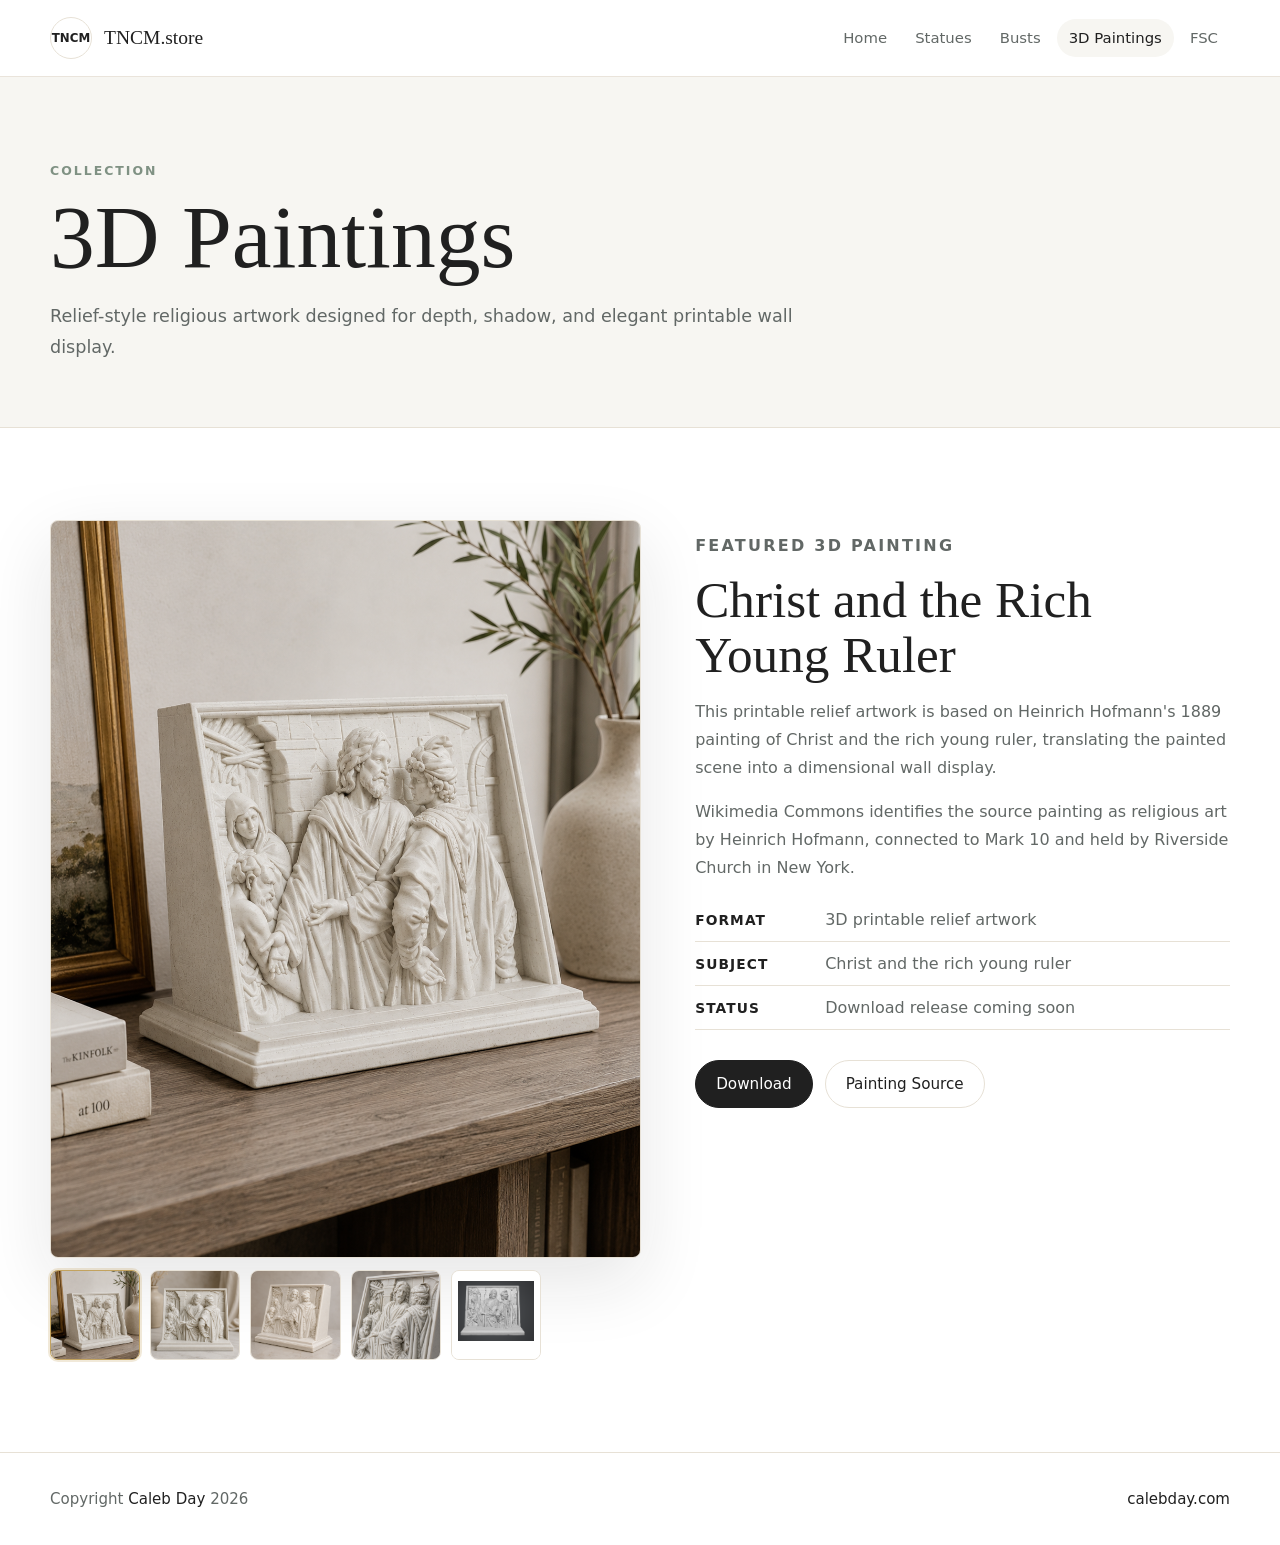
<file: 3d-paintings/index.html>
<!doctype html>
<html lang="en">
  <head>
    <meta charset="utf-8">
    <meta name="viewport" content="width=device-width, initial-scale=1">
    <meta name="theme-color" content="#ffffff">
    <meta name="description" content="Explore TNCM 3D paintings, including Christ and the Rich Young Ruler based on Heinrich Hofmann's 1889 painting.">
    <meta property="og:title" content="3D Paintings | TNCM.store">
    <meta property="og:description" content="Relief-style religious artwork for LDS 3D printing.">
    <meta property="og:image" content="../Images/ChristAndTheRichYoungRuler/hero.png">
    <meta property="og:type" content="website">
    <title>3D Paintings | TNCM.store</title>
    <link rel="canonical" href="https://tncm.store/3d-paintings/">
    <link rel="manifest" href="../manifest.webmanifest">
    <link rel="icon" href="../icons/icon.svg" type="image/svg+xml">
    <link rel="apple-touch-icon" href="../icons/icon-192.png">
    <link rel="stylesheet" href="../assets/styles.css">
  </head>
  <body>
    <header class="site-header">
      <div class="nav-wrap">
        <a class="brand" href="../" aria-label="TNCM.store home">
          <span class="brand-mark" aria-hidden="true">TNCM</span>
          <span>TNCM.store</span>
        </a>
        <nav class="site-nav" aria-label="Main navigation">
          <a href="../">Home</a>
          <a href="../statues/">Statues</a>
          <a href="../busts/">Busts</a>
          <a href="../3d-paintings/">3D Paintings</a>
          <a href="../fsc/">FSC</a>
        </nav>
      </div>
    </header>

    <main>
      <section class="page-hero">
        <div class="page-hero-inner">
          <p class="eyebrow">Collection</p>
          <h1 class="page-title">3D Paintings</h1>
          <p class="page-hero-copy">Relief-style religious artwork designed for depth, shadow, and elegant printable wall display.</p>
        </div>
      </section>

      <section class="section">
        <div class="product-showcase">
          <div class="product-gallery" data-gallery>
            <div class="main-image">
              <img data-gallery-main src="../Images/ChristAndTheRichYoungRuler/hero.png" alt="Christ and the Rich Young Ruler 3D painting front view">
            </div>
            <div class="thumbnail-row" aria-label="Christ and the Rich Young Ruler image gallery">
              <button class="thumbnail" type="button" data-gallery-thumb aria-current="true">
                <img src="../Images/ChristAndTheRichYoungRuler/hero.png" alt="Christ and the Rich Young Ruler 3D painting front view">
              </button>
              <button class="thumbnail" type="button" data-gallery-thumb aria-current="false">
                <img src="../Images/ChristAndTheRichYoungRuler/ChatGPT Image May 27, 2026, 08_28_57 AM (1).png" alt="Christ and the Rich Young Ruler 3D painting angled view">
              </button>
              <button class="thumbnail" type="button" data-gallery-thumb aria-current="false">
                <img src="../Images/ChristAndTheRichYoungRuler/ChatGPT Image May 27, 2026, 08_28_57 AM (2).png" alt="Christ and the Rich Young Ruler 3D painting side view">
              </button>
              <button class="thumbnail" type="button" data-gallery-thumb aria-current="false">
                <img src="../Images/ChristAndTheRichYoungRuler/ChatGPT Image May 27, 2026, 08_28_58 AM (4).png" alt="Christ and the Rich Young Ruler 3D painting detail view">
              </button>
              <button class="thumbnail contain" type="button" data-gallery-thumb aria-current="false">
                <img src="../Images/ChristAndTheRichYoungRuler/raw.png" alt="Christ and the Rich Young Ruler painting reference">
              </button>
            </div>
          </div>

          <article class="product-info">
            <p class="section-kicker">Featured 3D painting</p>
            <h2>Christ and the Rich Young Ruler</h2>
            <p>This printable relief artwork is based on Heinrich Hofmann's 1889 painting of Christ and the rich young ruler, translating the painted scene into a dimensional wall display.</p>
            <p>Wikimedia Commons identifies the source painting as religious art by Heinrich Hofmann, connected to Mark 10 and held by Riverside Church in New York.</p>

            <ul class="detail-list">
              <li><strong>Format</strong><span>3D printable relief artwork</span></li>
              <li><strong>Subject</strong><span>Christ and the rich young ruler</span></li>
              <li><strong>Status</strong><span>Download release coming soon</span></li>
            </ul>

            <div class="button-row">
              <button class="button" type="button" data-open-modal>Download</button>
              <a class="button secondary" href="https://commons.wikimedia.org/wiki/File:Hoffman-ChristAndTheRichYoungRuler.jpg" target="_blank" rel="noopener">Painting Source</a>
            </div>
          </article>
        </div>
      </section>
    </main>

    <div class="modal" data-modal role="dialog" aria-modal="true" aria-hidden="true" aria-labelledby="download-modal-title">
      <div class="modal-panel">
        <button class="icon-button modal-close" type="button" data-close-modal aria-label="Close popup">&times;</button>
        <h2 id="download-modal-title">Coming soon</h2>
        <p>The download will be available here when the model release is ready.</p>
      </div>
    </div>

    <footer class="site-footer">
      <div class="footer-inner">
        <span>Copyright <a href="https://calebday.com/">Caleb Day</a> 2026</span>
        <a href="https://calebday.com/">calebday.com</a>
      </div>
    </footer>

    <script src="../assets/app.js" defer></script>
  </body>
</html>
</file>
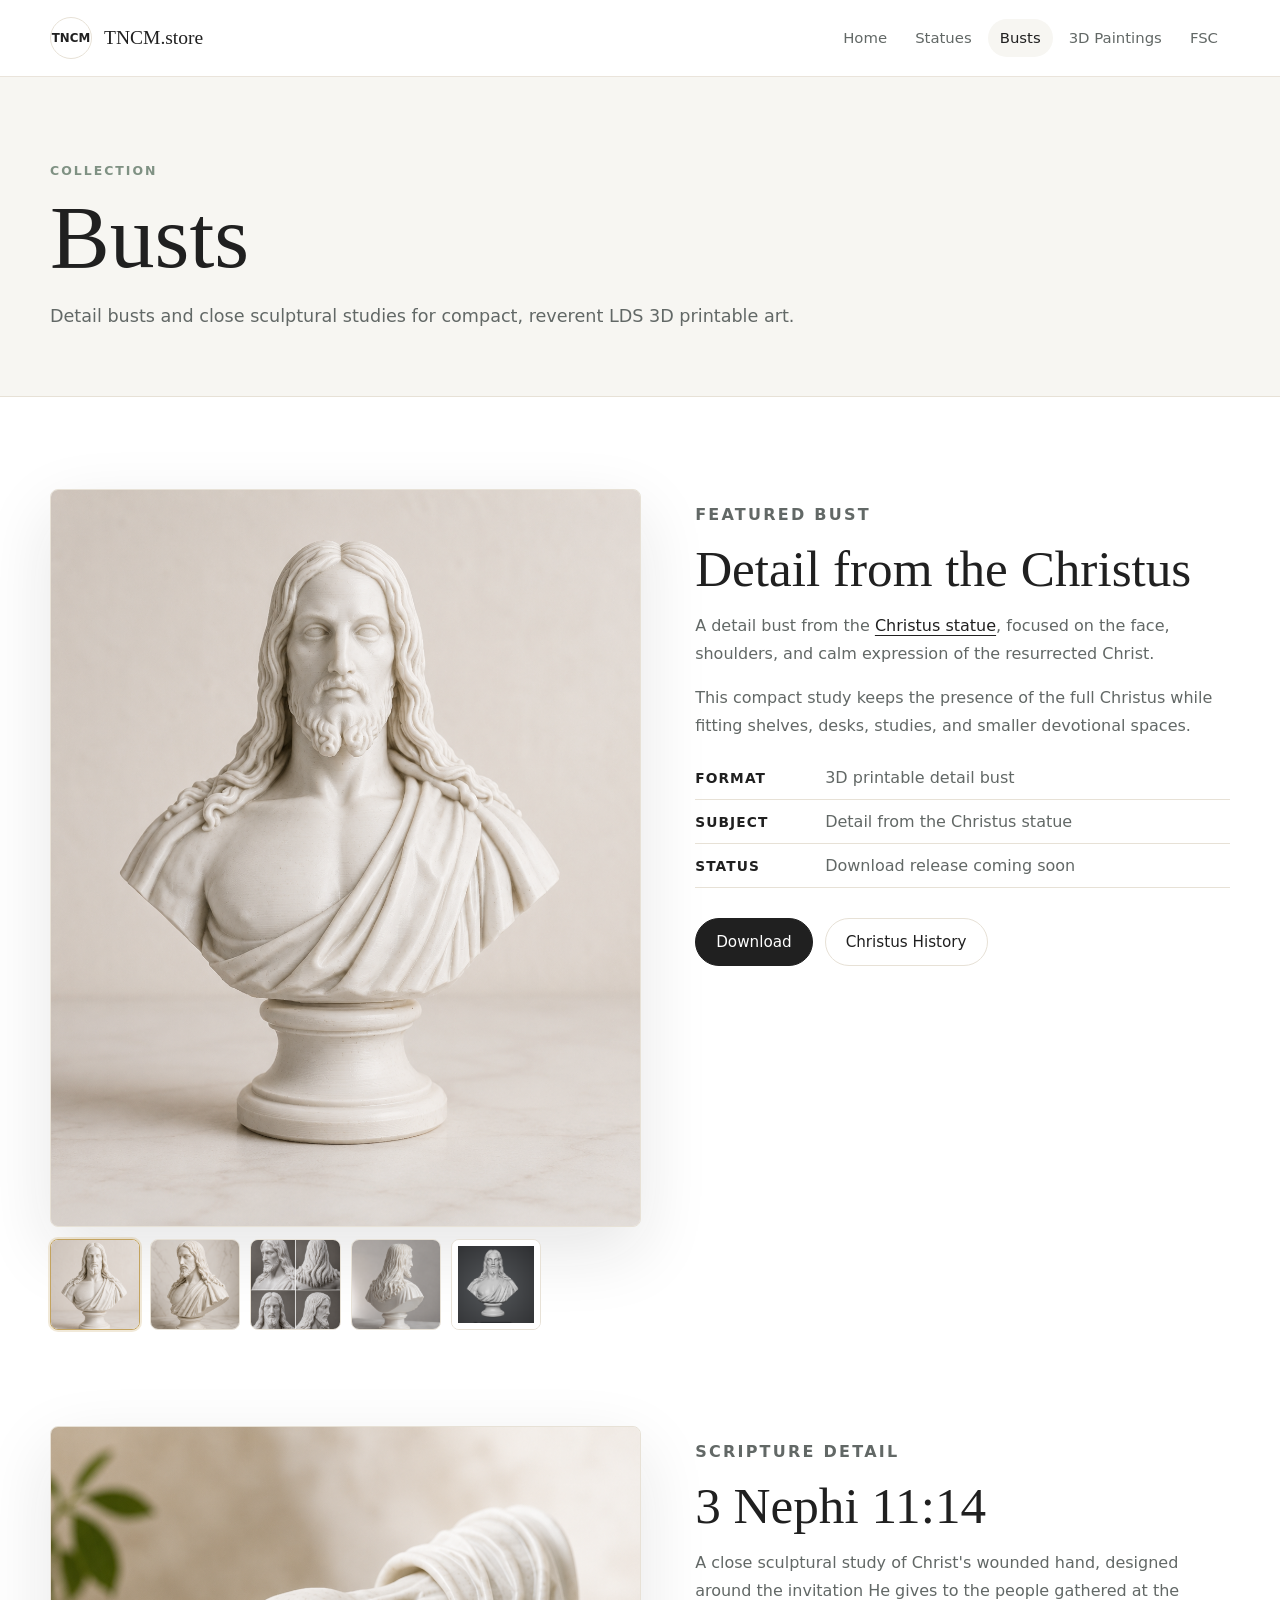
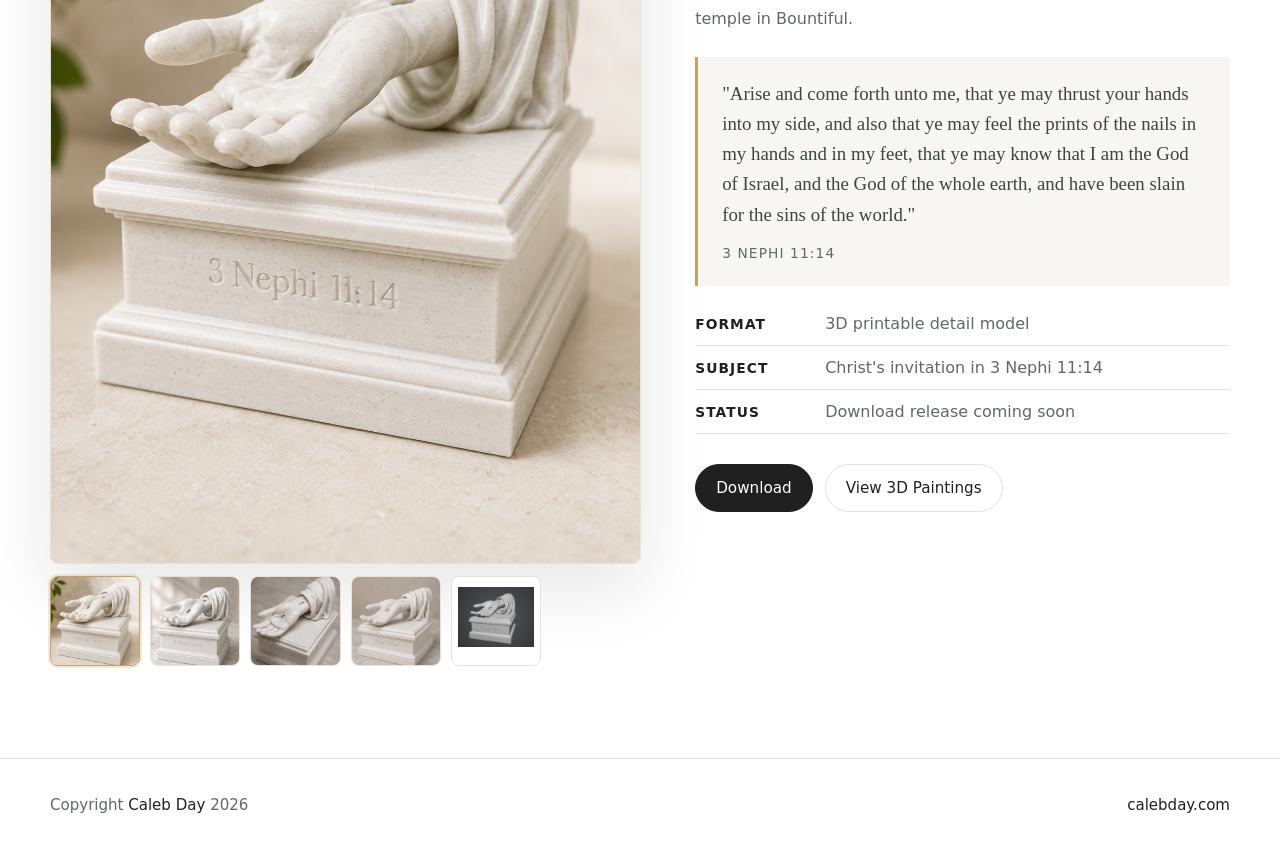
<file: busts/index.html>
<!doctype html>
<html lang="en">
  <head>
    <meta charset="utf-8">
    <meta name="viewport" content="width=device-width, initial-scale=1">
    <meta name="theme-color" content="#ffffff">
    <meta name="description" content="Explore TNCM detail busts and close sculptural studies, including Detail from the Christus and 3 Nephi 11:14.">
    <meta property="og:title" content="Busts | TNCM.store">
    <meta property="og:description" content="Detail busts and close LDS sculptural studies by TNCM.store.">
    <meta property="og:image" content="../Images/Christus Bust/hero.png">
    <meta property="og:type" content="website">
    <title>Busts | TNCM.store</title>
    <link rel="canonical" href="https://tncm.store/busts/">
    <link rel="manifest" href="../manifest.webmanifest">
    <link rel="icon" href="../icons/icon.svg" type="image/svg+xml">
    <link rel="apple-touch-icon" href="../icons/icon-192.png">
    <link rel="stylesheet" href="../assets/styles.css">
  </head>
  <body>
    <header class="site-header">
      <div class="nav-wrap">
        <a class="brand" href="../" aria-label="TNCM.store home">
          <span class="brand-mark" aria-hidden="true">TNCM</span>
          <span>TNCM.store</span>
        </a>
        <nav class="site-nav" aria-label="Main navigation">
          <a href="../">Home</a>
          <a href="../statues/">Statues</a>
          <a href="../busts/">Busts</a>
          <a href="../3d-paintings/">3D Paintings</a>
          <a href="../fsc/">FSC</a>
        </nav>
      </div>
    </header>

    <main>
      <section class="page-hero">
        <div class="page-hero-inner">
          <p class="eyebrow">Collection</p>
          <h1 class="page-title">Busts</h1>
          <p class="page-hero-copy">Detail busts and close sculptural studies for compact, reverent LDS 3D printable art.</p>
        </div>
      </section>

      <section class="section">
        <div class="product-stack">
          <div class="product-showcase">
            <div class="product-gallery" data-gallery>
              <div class="main-image">
                <img data-gallery-main src="../Images/Christus Bust/hero.png" alt="Detail from the Christus 3D bust front view">
              </div>
              <div class="thumbnail-row" aria-label="Detail from the Christus image gallery">
                <button class="thumbnail" type="button" data-gallery-thumb aria-current="true">
                  <img src="../Images/Christus Bust/hero.png" alt="Detail from the Christus 3D bust front view">
                </button>
                <button class="thumbnail" type="button" data-gallery-thumb aria-current="false">
                  <img src="../Images/Christus Bust/ChatGPT Image May 27, 2026, 08_21_02 AM (2).png" alt="Detail from the Christus angled view">
                </button>
                <button class="thumbnail" type="button" data-gallery-thumb aria-current="false">
                  <img src="../Images/Christus Bust/ChatGPT Image May 27, 2026, 08_21_03 AM (3).png" alt="Detail from the Christus side view">
                </button>
                <button class="thumbnail" type="button" data-gallery-thumb aria-current="false">
                  <img src="../Images/Christus Bust/ChatGPT Image May 27, 2026, 08_21_03 AM (4).png" alt="Detail from the Christus alternate view">
                </button>
                <button class="thumbnail contain" type="button" data-gallery-thumb aria-current="false">
                  <img src="../Images/Christus Bust/raw.png" alt="Detail from the Christus source reference">
                </button>
              </div>
            </div>

            <article class="product-info">
              <p class="section-kicker">Featured bust</p>
              <h2>Detail from the Christus</h2>
              <p>A detail bust from the <a class="text-link" href="https://en.wikipedia.org/wiki/Christus_(statue)" target="_blank" rel="noopener">Christus statue</a>, focused on the face, shoulders, and calm expression of the resurrected Christ.</p>
              <p>This compact study keeps the presence of the full Christus while fitting shelves, desks, studies, and smaller devotional spaces.</p>

              <ul class="detail-list">
                <li><strong>Format</strong><span>3D printable detail bust</span></li>
                <li><strong>Subject</strong><span>Detail from the Christus statue</span></li>
                <li><strong>Status</strong><span>Download release coming soon</span></li>
              </ul>

              <div class="button-row">
                <button class="button" type="button" data-open-modal>Download</button>
                <a class="button secondary" href="https://en.wikipedia.org/wiki/Christus_(statue)" target="_blank" rel="noopener">Christus History</a>
              </div>
            </article>
          </div>

          <div class="product-showcase">
            <div class="product-gallery" data-gallery>
              <div class="main-image">
                <img data-gallery-main src="../Images/3 Nephi 11 14/hero.png" alt="3 Nephi 11:14 3D detail model">
              </div>
              <div class="thumbnail-row" aria-label="3 Nephi 11:14 image gallery">
                <button class="thumbnail" type="button" data-gallery-thumb aria-current="true">
                  <img src="../Images/3 Nephi 11 14/hero.png" alt="3 Nephi 11:14 3D detail model">
                </button>
                <button class="thumbnail" type="button" data-gallery-thumb aria-current="false">
                  <img src="../Images/3 Nephi 11 14/ChatGPT Image May 27, 2026, 08_25_29 AM (1).png" alt="3 Nephi 11:14 detail model angled view">
                </button>
                <button class="thumbnail" type="button" data-gallery-thumb aria-current="false">
                  <img src="../Images/3 Nephi 11 14/ChatGPT Image May 27, 2026, 08_25_30 AM (2).png" alt="3 Nephi 11:14 detail model alternate view">
                </button>
                <button class="thumbnail" type="button" data-gallery-thumb aria-current="false">
                  <img src="../Images/3 Nephi 11 14/ChatGPT Image May 27, 2026, 08_25_32 AM (3).png" alt="3 Nephi 11:14 detail model side view">
                </button>
                <button class="thumbnail contain" type="button" data-gallery-thumb aria-current="false">
                  <img src="../Images/3 Nephi 11 14/raw.png" alt="3 Nephi 11:14 source reference">
                </button>
              </div>
            </div>

            <article class="product-info">
              <p class="section-kicker">Scripture detail</p>
              <h2>3 Nephi 11:14</h2>
              <p>A close sculptural study of Christ's wounded hand, designed around the invitation He gives to the people gathered at the temple in Bountiful.</p>
              <blockquote class="scripture-quote">
                "Arise and come forth unto me, that ye may thrust your hands into my side, and also that ye may feel the prints of the nails in my hands and in my feet, that ye may know that I am the God of Israel, and the God of the whole earth, and have been slain for the sins of the world."
                <cite>3 Nephi 11:14</cite>
              </blockquote>

              <ul class="detail-list">
                <li><strong>Format</strong><span>3D printable detail model</span></li>
                <li><strong>Subject</strong><span>Christ's invitation in 3 Nephi 11:14</span></li>
                <li><strong>Status</strong><span>Download release coming soon</span></li>
              </ul>

              <div class="button-row">
                <button class="button" type="button" data-open-modal>Download</button>
                <a class="button secondary" href="../3d-paintings/">View 3D Paintings</a>
              </div>
            </article>
          </div>
        </div>
      </section>
    </main>

    <div class="modal" data-modal role="dialog" aria-modal="true" aria-hidden="true" aria-labelledby="download-modal-title">
      <div class="modal-panel">
        <button class="icon-button modal-close" type="button" data-close-modal aria-label="Close popup">&times;</button>
        <h2 id="download-modal-title">Coming soon</h2>
        <p>The download will be available here when the model release is ready.</p>
      </div>
    </div>

    <footer class="site-footer">
      <div class="footer-inner">
        <span>Copyright <a href="https://calebday.com/">Caleb Day</a> 2026</span>
        <a href="https://calebday.com/">calebday.com</a>
      </div>
    </footer>

    <script src="../assets/app.js" defer></script>
  </body>
</html>
</file>
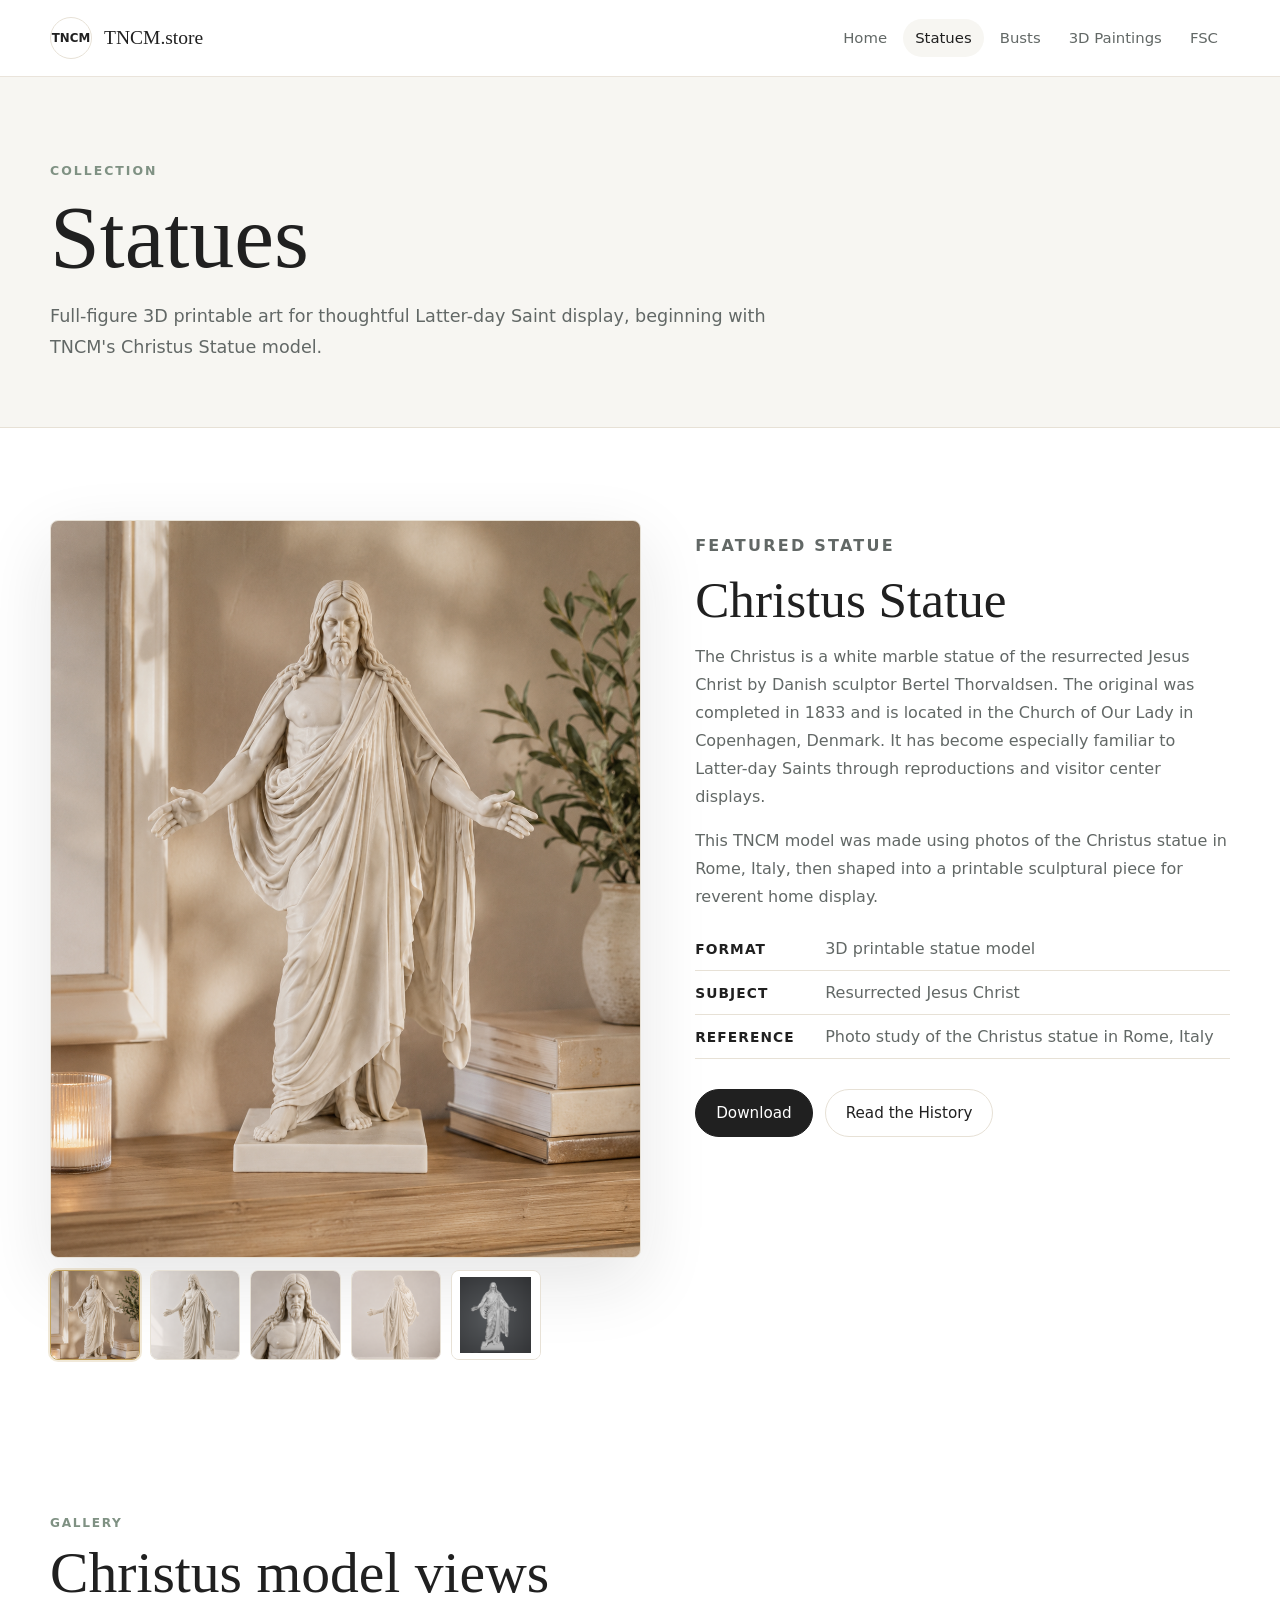
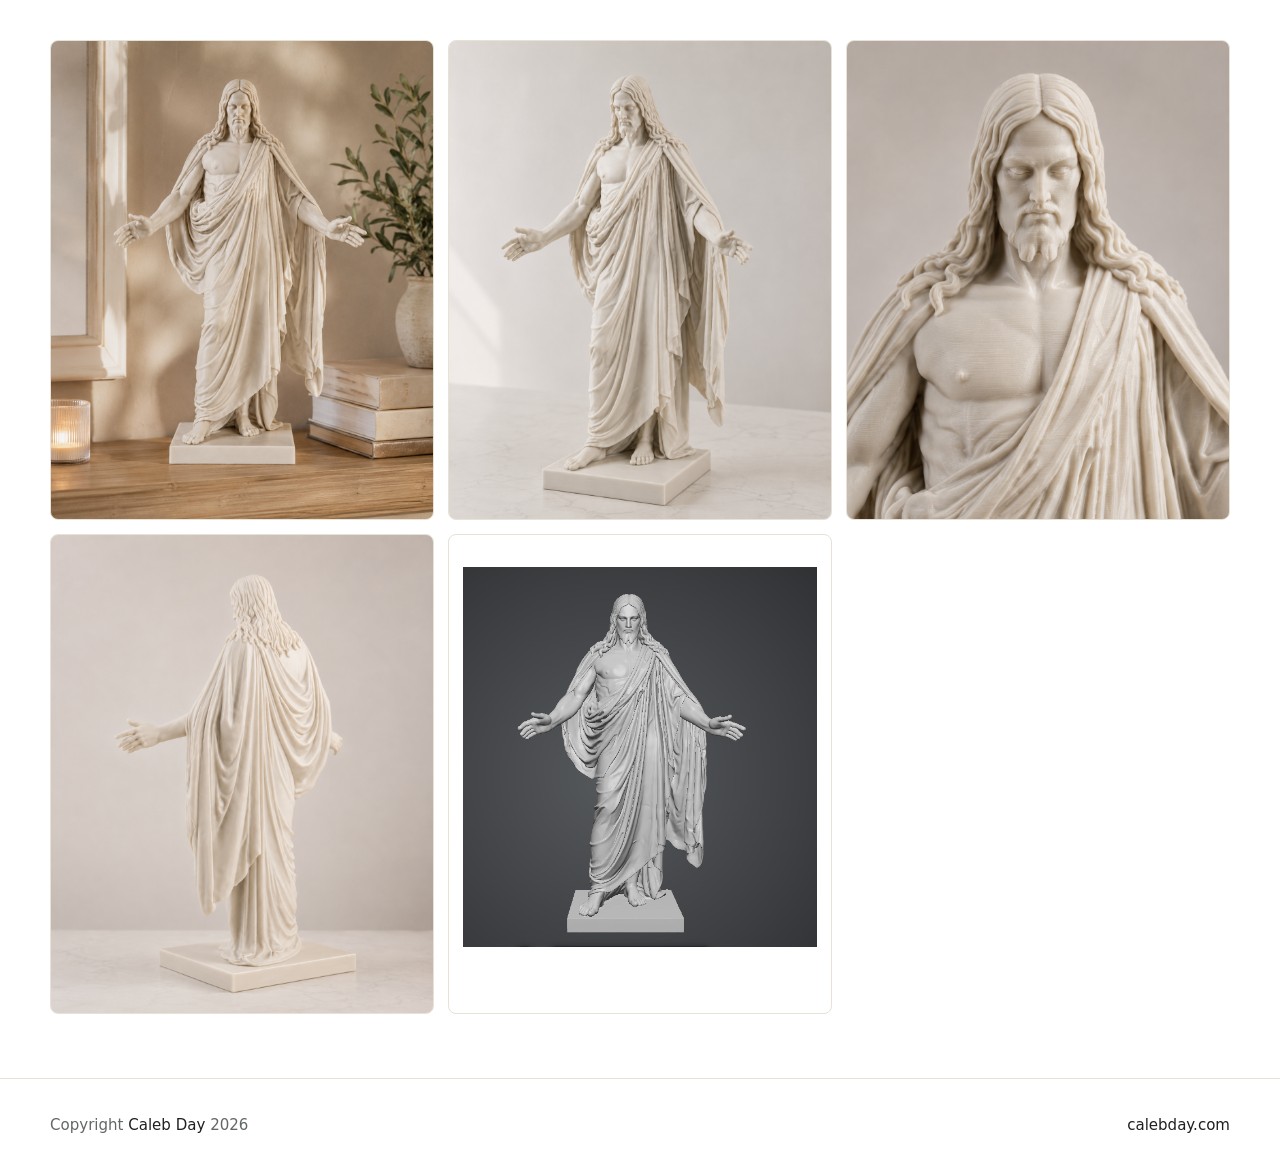
<file: statues/index.html>
<!doctype html>
<html lang="en">
  <head>
    <meta charset="utf-8">
    <meta name="viewport" content="width=device-width, initial-scale=1">
    <meta name="theme-color" content="#ffffff">
    <meta name="description" content="Explore the TNCM Christus Statue, an LDS 3D printable art model made from photo references of the Christus statue in Rome, Italy.">
    <meta property="og:title" content="Statues | TNCM.store">
    <meta property="og:description" content="The TNCM Christus Statue model for LDS 3D printable art.">
    <meta property="og:image" content="../Images/Christus/hero.png">
    <meta property="og:type" content="website">
    <title>Statues | TNCM.store</title>
    <link rel="canonical" href="https://tncm.store/statues/">
    <link rel="manifest" href="../manifest.webmanifest">
    <link rel="icon" href="../icons/icon.svg" type="image/svg+xml">
    <link rel="apple-touch-icon" href="../icons/icon-192.png">
    <link rel="stylesheet" href="../assets/styles.css">
  </head>
  <body>
    <header class="site-header">
      <div class="nav-wrap">
        <a class="brand" href="../" aria-label="TNCM.store home">
          <span class="brand-mark" aria-hidden="true">TNCM</span>
          <span>TNCM.store</span>
        </a>
        <nav class="site-nav" aria-label="Main navigation">
          <a href="../">Home</a>
          <a href="../statues/">Statues</a>
          <a href="../busts/">Busts</a>
          <a href="../3d-paintings/">3D Paintings</a>
          <a href="../fsc/">FSC</a>
        </nav>
      </div>
    </header>

    <main>
      <section class="page-hero">
        <div class="page-hero-inner">
          <p class="eyebrow">Collection</p>
          <h1 class="page-title">Statues</h1>
          <p class="page-hero-copy">Full-figure 3D printable art for thoughtful Latter-day Saint display, beginning with TNCM's Christus Statue model.</p>
        </div>
      </section>

      <section class="section">
        <div class="product-showcase">
          <div class="product-gallery" data-gallery>
            <div class="main-image">
              <img data-gallery-main src="../Images/Christus/hero.png" alt="Christus statue 3D model front view">
            </div>
            <div class="thumbnail-row" aria-label="Christus image gallery">
              <button class="thumbnail" type="button" data-gallery-thumb aria-current="true">
                <img src="../Images/Christus/hero.png" alt="Christus statue 3D model front view">
              </button>
              <button class="thumbnail" type="button" data-gallery-thumb aria-current="false">
                <img src="../Images/Christus/ChatGPT Image May 27, 2026, 08_13_23 AM (2).png" alt="Christus statue 3D model angled view">
              </button>
              <button class="thumbnail" type="button" data-gallery-thumb aria-current="false">
                <img src="../Images/Christus/ChatGPT Image May 27, 2026, 08_13_23 AM (3).png" alt="Christus statue 3D model detail view">
              </button>
              <button class="thumbnail" type="button" data-gallery-thumb aria-current="false">
                <img src="../Images/Christus/ChatGPT Image May 27, 2026, 08_13_24 AM (5).png" alt="Christus statue 3D model product render">
              </button>
              <button class="thumbnail contain" type="button" data-gallery-thumb aria-current="false">
                <img src="../Images/Christus/raw.png" alt="Christus statue reference image">
              </button>
            </div>
          </div>

          <article class="product-info">
            <p class="section-kicker">Featured statue</p>
            <h2>Christus Statue</h2>
            <p>The Christus is a white marble statue of the resurrected Jesus Christ by Danish sculptor Bertel Thorvaldsen. The original was completed in 1833 and is located in the Church of Our Lady in Copenhagen, Denmark. It has become especially familiar to Latter-day Saints through reproductions and visitor center displays.</p>
            <p>This TNCM model was made using photos of the Christus statue in Rome, Italy, then shaped into a printable sculptural piece for reverent home display.</p>

            <ul class="detail-list">
              <li><strong>Format</strong><span>3D printable statue model</span></li>
              <li><strong>Subject</strong><span>Resurrected Jesus Christ</span></li>
              <li><strong>Reference</strong><span>Photo study of the Christus statue in Rome, Italy</span></li>
            </ul>

            <div class="button-row">
              <button class="button" type="button" data-open-modal>Download</button>
              <a class="button secondary" href="https://en.wikipedia.org/wiki/Christus_(statue)" target="_blank" rel="noopener">Read the History</a>
            </div>
          </article>
        </div>
      </section>

      <section class="section compact">
        <p class="section-kicker">Gallery</p>
        <h2 class="section-heading">Christus model views</h2>
        <div class="gallery-grid">
          <img src="../Images/Christus/hero.png" alt="Christus statue 3D model front view">
          <img src="../Images/Christus/ChatGPT Image May 27, 2026, 08_13_23 AM (2).png" alt="Christus statue 3D model angled view">
          <img src="../Images/Christus/ChatGPT Image May 27, 2026, 08_13_23 AM (3).png" alt="Christus statue 3D model detail view">
          <img src="../Images/Christus/ChatGPT Image May 27, 2026, 08_13_24 AM (5).png" alt="Christus statue 3D model product render">
          <img class="contain" src="../Images/Christus/raw.png" alt="Christus statue source reference preview">
        </div>
      </section>
    </main>

    <div class="modal" data-modal role="dialog" aria-modal="true" aria-hidden="true" aria-labelledby="download-modal-title">
      <div class="modal-panel">
        <button class="icon-button modal-close" type="button" data-close-modal aria-label="Close popup">&times;</button>
        <h2 id="download-modal-title">Coming soon</h2>
        <p>The Christus Statue download will be available here when the model release is ready.</p>
      </div>
    </div>

    <footer class="site-footer">
      <div class="footer-inner">
        <span>Copyright <a href="https://calebday.com/">Caleb Day</a> 2026</span>
        <a href="https://calebday.com/">calebday.com</a>
      </div>
    </footer>

    <script src="../assets/app.js" defer></script>
  </body>
</html>
</file>
<file: assets/styles.css>
:root {
  --ink: #202020;
  --muted: #626866;
  --line: #e7e1d6;
  --paper: #ffffff;
  --soft: #f7f6f2;
  --stone: #b7afa2;
  --gold: #c3a35f;
  --sage: #7f9183;
  --shadow: 0 24px 70px rgba(24, 24, 24, 0.11);
  --max: 1180px;
  --header: 76px;
}

* {
  box-sizing: border-box;
}

html {
  color: var(--ink);
  background: var(--paper);
  font-family: Inter, ui-sans-serif, system-ui, -apple-system, BlinkMacSystemFont, "Segoe UI", sans-serif;
  scroll-behavior: smooth;
}

body {
  margin: 0;
  min-width: 320px;
  color: var(--ink);
  background: var(--paper);
}

body.modal-open {
  overflow: hidden;
}

img {
  display: block;
  max-width: 100%;
}

a {
  color: inherit;
}

.site-header {
  position: sticky;
  top: 0;
  z-index: 20;
  border-bottom: 1px solid rgba(231, 225, 214, 0.88);
  background: rgba(255, 255, 255, 0.88);
  backdrop-filter: blur(18px);
}

.nav-wrap {
  width: calc(100% - 32px);
  max-width: var(--max);
  min-height: var(--header);
  margin: 0 auto;
  display: flex;
  align-items: center;
  justify-content: space-between;
  gap: 24px;
}

.brand {
  display: inline-flex;
  align-items: center;
  gap: 12px;
  min-width: max-content;
  text-decoration: none;
  font-family: Georgia, "Times New Roman", serif;
  font-size: 1.22rem;
  letter-spacing: 0;
}

.brand-mark {
  display: grid;
  width: 42px;
  height: 42px;
  place-items: center;
  border: 1px solid var(--line);
  border-radius: 50%;
  color: var(--ink);
  font-family: Inter, ui-sans-serif, system-ui, sans-serif;
  font-size: 0.74rem;
  font-weight: 700;
}

.site-nav {
  display: flex;
  align-items: center;
  justify-content: flex-end;
  gap: 4px;
  overflow-x: auto;
  scrollbar-width: none;
}

.site-nav::-webkit-scrollbar {
  display: none;
}

.site-nav a {
  min-width: max-content;
  padding: 10px 12px;
  border-radius: 999px;
  color: var(--muted);
  font-size: 0.93rem;
  text-decoration: none;
  transition: color 160ms ease, background 160ms ease;
}

.site-nav a:hover,
.site-nav a:focus-visible,
.site-nav a.active {
  color: var(--ink);
  background: var(--soft);
  outline: none;
}

.hero-carousel {
  position: relative;
  display: grid;
  min-height: 520px;
  height: clamp(520px, 72svh, 720px);
  isolation: isolate;
  overflow: hidden;
  background: var(--soft);
}

.hero-carousel::after {
  content: "";
  position: absolute;
  inset: 0;
  z-index: 2;
  background:
    linear-gradient(90deg, rgba(255, 255, 255, 0.95) 0%, rgba(255, 255, 255, 0.76) 33%, rgba(255, 255, 255, 0.1) 72%),
    linear-gradient(0deg, rgba(255, 255, 255, 0.72), rgba(255, 255, 255, 0.08) 42%);
  pointer-events: none;
}

.carousel-track {
  position: absolute;
  inset: 0;
  z-index: 1;
}

.carousel-slide {
  position: absolute;
  inset: 0;
  opacity: 0;
  transition: opacity 600ms ease;
}

.carousel-slide.active {
  opacity: 1;
}

.carousel-slide img {
  width: 100%;
  height: 100%;
  object-fit: cover;
  object-position: center 30%;
}

.hero-content {
  position: relative;
  z-index: 3;
  align-self: center;
  width: calc(100% - 32px);
  max-width: var(--max);
  margin: 0 auto;
  padding: 48px 0;
}

.eyebrow {
  margin: 0 0 16px;
  color: var(--sage);
  font-size: 0.78rem;
  font-weight: 700;
  letter-spacing: 0.16em;
  text-transform: uppercase;
}

h1,
h2,
h3,
p {
  overflow-wrap: anywhere;
}

h1,
.page-title {
  max-width: 680px;
  margin: 0;
  font-family: Georgia, "Times New Roman", serif;
  font-size: 6.6rem;
  font-weight: 400;
  line-height: 0.95;
  letter-spacing: 0;
}

.hero-copy {
  max-width: 560px;
  margin: 22px 0 0;
  color: #3f4442;
  font-size: 1.2rem;
  line-height: 1.7;
}

.hero-actions,
.button-row {
  display: flex;
  flex-wrap: wrap;
  align-items: center;
  gap: 12px;
  margin-top: 30px;
}

.button,
button.button {
  display: inline-flex;
  min-height: 48px;
  align-items: center;
  justify-content: center;
  gap: 10px;
  border: 1px solid var(--ink);
  border-radius: 999px;
  padding: 0 20px;
  background: var(--ink);
  color: #ffffff;
  font: inherit;
  font-size: 0.95rem;
  text-decoration: none;
  cursor: pointer;
  transition: background 160ms ease, border-color 160ms ease, color 160ms ease, transform 160ms ease;
}

.button:hover,
.button:focus-visible {
  background: #000000;
  border-color: #000000;
  outline: none;
  transform: translateY(-1px);
}

.button.secondary {
  background: rgba(255, 255, 255, 0.82);
  color: var(--ink);
  border-color: var(--line);
}

.button.secondary:hover,
.button.secondary:focus-visible {
  background: #ffffff;
  border-color: var(--ink);
}

.landing-page {
  background: var(--soft);
}

.temporary-landing {
  position: relative;
  min-height: calc(100svh - 92px);
  display: grid;
  align-items: center;
  isolation: isolate;
  overflow: hidden;
  padding: 54px 0;
  background: var(--soft);
}

.temporary-landing::after {
  content: "";
  position: absolute;
  inset: 0;
  z-index: 2;
  background:
    linear-gradient(90deg, rgba(255, 255, 255, 0.96) 0%, rgba(255, 255, 255, 0.78) 34%, rgba(255, 255, 255, 0.08) 74%),
    linear-gradient(0deg, rgba(255, 255, 255, 0.66), rgba(255, 255, 255, 0.06) 48%);
  pointer-events: none;
}

.landing-hero-image {
  position: absolute;
  inset: 0;
  z-index: 1;
  margin: 0;
}

.landing-hero-image img {
  width: 100%;
  height: 100%;
  object-fit: cover;
  object-position: center 28%;
}

.landing-content {
  position: relative;
  z-index: 3;
  min-width: 0;
  width: calc(100% - 32px);
  max-width: var(--max);
  margin: 0 auto;
}

.landing-content .hero-copy {
  width: min(100%, 560px);
}

.landing-brand {
  display: inline-flex;
  align-items: center;
  gap: 12px;
  margin-bottom: 72px;
  font-family: Georgia, "Times New Roman", serif;
  font-size: 1.22rem;
  letter-spacing: 0;
}

.temporary-landing .button {
  min-width: 152px;
}

.landing-actions {
  align-items: flex-start;
  flex-direction: column;
  gap: 14px;
}

.landing-actions .etsy-button {
  width: min(100%, 300px);
  min-height: 60px;
  padding: 0 34px;
  border-color: #000000;
  background: #000000;
  font-size: 1.1rem;
  font-weight: 800;
  letter-spacing: 0.04em;
}

.landing-actions .etsy-button img {
  width: 118px;
  height: auto;
}

.landing-actions .printify-button {
  width: min(100%, 250px);
  min-height: 44px;
  padding: 0 18px;
  font-size: 0.88rem;
}

.merch-note {
  width: min(100%, 460px);
  max-width: 460px;
  margin: 0;
  color: var(--muted);
  font-size: 0.94rem;
  line-height: 1.6;
}

.merch-note a {
  color: var(--ink);
  font-weight: 700;
  text-decoration-thickness: 1px;
  text-underline-offset: 4px;
}

.merch-note a:hover,
.merch-note a:focus-visible {
  color: #000000;
  outline: none;
}

.landing-footer {
  background: var(--paper);
}

.landing-footer .footer-inner {
  min-height: 92px;
  justify-content: center;
}

.carousel-controls {
  position: absolute;
  right: max(16px, calc((100vw - var(--max)) / 2));
  bottom: 28px;
  z-index: 4;
  display: flex;
  align-items: center;
  gap: 10px;
  padding: 8px;
  border: 1px solid rgba(231, 225, 214, 0.8);
  border-radius: 999px;
  background: rgba(255, 255, 255, 0.74);
  backdrop-filter: blur(14px);
}

.icon-button {
  display: grid;
  width: 42px;
  height: 42px;
  place-items: center;
  border: 1px solid transparent;
  border-radius: 50%;
  background: transparent;
  color: var(--ink);
  font: inherit;
  font-size: 1.45rem;
  line-height: 1;
  cursor: pointer;
}

.icon-button:hover,
.icon-button:focus-visible {
  border-color: var(--line);
  background: #ffffff;
  outline: none;
}

.carousel-dots {
  display: flex;
  align-items: center;
  gap: 8px;
  padding: 0 6px;
}

.carousel-dot {
  width: 8px;
  height: 8px;
  border: 0;
  border-radius: 50%;
  background: #cfc8bb;
  cursor: pointer;
}

.carousel-dot.active {
  width: 22px;
  border-radius: 999px;
  background: var(--ink);
}

.section {
  width: calc(100% - 32px);
  max-width: var(--max);
  margin: 0 auto;
  padding: 92px 0;
}

.section.compact {
  padding: 64px 0;
}

.section-kicker {
  margin: 0 0 12px;
  color: var(--sage);
  font-size: 0.76rem;
  font-weight: 800;
  letter-spacing: 0.14em;
  text-transform: uppercase;
}

.section-heading {
  max-width: 820px;
  margin: 0;
  font-family: Georgia, "Times New Roman", serif;
  font-size: 3.6rem;
  font-weight: 400;
  line-height: 1.08;
  letter-spacing: 0;
}

.section-lede {
  max-width: 720px;
  margin: 18px 0 0;
  color: var(--muted);
  font-size: 1.05rem;
  line-height: 1.75;
}

.collection-grid {
  display: grid;
  grid-template-columns: repeat(3, minmax(0, 1fr));
  gap: 18px;
  margin-top: 36px;
}

.collection-card {
  min-width: 0;
  overflow: hidden;
  border: 1px solid var(--line);
  border-radius: 8px;
  background: #ffffff;
  text-decoration: none;
  box-shadow: 0 16px 44px rgba(23, 23, 23, 0.06);
  transition: transform 180ms ease, box-shadow 180ms ease, border-color 180ms ease;
}

.collection-card:hover,
.collection-card:focus-visible {
  border-color: #d5c395;
  box-shadow: var(--shadow);
  outline: none;
  transform: translateY(-3px);
}

.collection-media {
  aspect-ratio: 4 / 5;
  background: var(--soft);
}

.collection-media img {
  width: 100%;
  height: 100%;
  object-fit: cover;
  object-position: center 28%;
}

.collection-media.wide img {
  object-fit: contain;
  padding: 18px;
  background: #ffffff;
}

.product-stack {
  display: grid;
  gap: 96px;
}

.collection-placeholder {
  display: grid;
  height: 100%;
  place-items: center;
  border-bottom: 1px solid var(--line);
  background:
    linear-gradient(135deg, rgba(195, 163, 95, 0.16), rgba(127, 145, 131, 0.1)),
    #fbfaf7;
  color: var(--stone);
  font-family: Georgia, "Times New Roman", serif;
  font-size: 4.2rem;
}

.collection-body {
  padding: 22px;
}

.collection-body h3 {
  margin: 0;
  font-size: 1.1rem;
  letter-spacing: 0;
}

.collection-body p {
  margin: 10px 0 0;
  color: var(--muted);
  line-height: 1.6;
}

.feature-band {
  background: var(--soft);
  border-block: 1px solid var(--line);
}

.feature-inner {
  width: calc(100% - 32px);
  max-width: var(--max);
  margin: 0 auto;
  padding: 82px 0;
  display: grid;
  grid-template-columns: minmax(0, 0.9fr) minmax(0, 1.1fr);
  gap: 46px;
  align-items: center;
}

.feature-image {
  overflow: hidden;
  border-radius: 8px;
  background: #ffffff;
  box-shadow: var(--shadow);
}

.feature-image img {
  width: 100%;
  aspect-ratio: 4 / 5;
  object-fit: cover;
  object-position: center 25%;
}

.page-hero {
  border-bottom: 1px solid var(--line);
  background: var(--soft);
}

.page-hero-inner {
  width: calc(100% - 32px);
  max-width: var(--max);
  margin: 0 auto;
  padding: 86px 0 64px;
}

.page-hero .page-title {
  font-size: 5.6rem;
}

.page-hero-copy {
  max-width: 760px;
  margin: 22px 0 0;
  color: var(--muted);
  font-size: 1.1rem;
  line-height: 1.75;
}

.fsc-page {
  background: var(--soft);
}

.fsc-main {
  position: relative;
  isolation: isolate;
  overflow: hidden;
  background:
    radial-gradient(circle at 13% 18%, rgba(195, 163, 95, 0.2), transparent 29rem),
    radial-gradient(circle at 91% 78%, rgba(127, 145, 131, 0.2), transparent 31rem),
    var(--soft);
}

.fsc-main::before,
.fsc-main::after {
  content: "";
  position: absolute;
  z-index: -1;
  border: 1px solid rgba(195, 163, 95, 0.3);
  border-radius: 50%;
  pointer-events: none;
}

.fsc-main::before {
  top: -230px;
  left: -180px;
  width: 540px;
  height: 540px;
}

.fsc-main::after {
  right: -260px;
  bottom: -300px;
  width: 680px;
  height: 680px;
}

.fsc-layout {
  width: calc(100% - 32px);
  max-width: var(--max);
  min-height: 100svh;
  margin: 0 auto;
  padding: 72px 0 88px;
  display: grid;
  grid-template-columns: minmax(0, 0.86fr) minmax(480px, 1.14fr);
  gap: clamp(48px, 7vw, 94px);
  align-items: center;
}

.fsc-intro {
  min-width: 0;
}

.fsc-title {
  font-size: clamp(6rem, 12vw, 10rem);
  line-height: 0.78;
  letter-spacing: -0.055em;
}

.fsc-lede {
  max-width: 520px;
  margin: 34px 0 0;
  color: #3f4442;
  font-family: Georgia, "Times New Roman", serif;
  font-size: clamp(1.5rem, 2.6vw, 2.35rem);
  line-height: 1.28;
}

.fsc-details {
  display: grid;
  gap: 0;
  margin-top: 48px;
  border-top: 1px solid rgba(183, 175, 162, 0.55);
}

.fsc-detail {
  display: grid;
  grid-template-columns: 42px 1fr;
  gap: 12px;
  align-items: baseline;
  padding: 17px 0;
  border-bottom: 1px solid rgba(183, 175, 162, 0.55);
}

.fsc-detail span {
  color: var(--gold);
  font-size: 0.72rem;
  font-weight: 800;
  letter-spacing: 0.12em;
}

.fsc-detail p {
  margin: 0;
  color: var(--muted);
  font-size: 0.95rem;
  line-height: 1.55;
}

.fsc-detail a {
  color: var(--ink);
  font-weight: 700;
  text-underline-offset: 3px;
}

.fsc-etsy-button {
  width: min(100%, 248px);
  min-height: 56px;
  margin-top: 30px;
  border-radius: 10px;
  padding: 0 24px;
  justify-content: center;
  background: #000000;
  font-size: 0.86rem;
  font-weight: 700;
}

.fsc-etsy-button img {
  width: 74px;
  height: auto;
  filter: brightness(0) invert(1);
}

.fsc-form-card {
  min-width: 0;
  border: 1px solid rgba(231, 225, 214, 0.92);
  border-radius: 18px;
  padding: clamp(28px, 4vw, 48px);
  background: rgba(255, 255, 255, 0.94);
  box-shadow: 0 32px 90px rgba(35, 32, 26, 0.13);
  backdrop-filter: blur(16px);
}

.fsc-form-heading {
  display: flex;
  gap: 18px;
  align-items: center;
}

.fsc-form-heading .section-kicker {
  margin-bottom: 5px;
}

.fsc-form-mark {
  display: grid;
  width: 58px;
  height: 58px;
  flex: 0 0 auto;
  place-items: center;
  border: 1px solid rgba(195, 163, 95, 0.52);
  border-radius: 50%;
  background: #fffcf5;
  font-size: 0.76rem;
  font-weight: 800;
  letter-spacing: 0.05em;
}

.fsc-form-heading h2 {
  margin: 0;
  font-family: Georgia, "Times New Roman", serif;
  font-size: clamp(2rem, 4vw, 2.8rem);
  font-weight: 400;
  line-height: 1.05;
}

.fsc-form-copy {
  margin: 22px 0 0;
  color: var(--muted);
  line-height: 1.65;
}

.fsc-form {
  display: grid;
  gap: 24px;
  margin-top: 30px;
}

.form-field {
  display: grid;
  gap: 9px;
}

.form-field label {
  color: var(--ink);
  font-size: 0.92rem;
  font-weight: 750;
  line-height: 1.45;
}

.form-field label > span:not(.optional) {
  color: #a44e3f;
}

.form-field .optional {
  color: var(--muted);
  font-size: 0.78rem;
  font-weight: 500;
}

.field-help {
  margin: -4px 0 0;
  color: var(--muted);
  font-size: 0.82rem;
  line-height: 1.45;
}

.field-help a {
  color: var(--ink);
  font-weight: 700;
  text-underline-offset: 3px;
}

.form-field input,
.form-field textarea {
  width: 100%;
  border: 1px solid #dcd5c9;
  border-radius: 10px;
  padding: 14px 16px;
  background: #fcfbf8;
  color: var(--ink);
  font: inherit;
  line-height: 1.5;
  transition: border-color 160ms ease, box-shadow 160ms ease, background 160ms ease;
}

.form-field input {
  min-height: 52px;
}

.form-field textarea {
  min-height: 132px;
  resize: vertical;
}

.form-field input::placeholder,
.form-field textarea::placeholder {
  color: #979b98;
}

.form-field input:hover,
.form-field textarea:hover {
  border-color: #beb5a7;
  background: #ffffff;
}

.form-field input:focus,
.form-field textarea:focus {
  border-color: var(--gold);
  background: #ffffff;
  box-shadow: 0 0 0 4px rgba(195, 163, 95, 0.15);
  outline: none;
}

.fsc-submit {
  width: 100%;
  margin-top: 4px;
  justify-content: space-between;
  border-radius: 10px;
  padding: 0 18px;
}

.fsc-submit:disabled {
  cursor: wait;
  opacity: 0.64;
  transform: none;
}

.form-status {
  display: none;
  margin: -8px 0 0;
  border-radius: 8px;
  padding: 11px 13px;
  background: var(--soft);
  color: var(--muted);
  font-size: 0.88rem;
  line-height: 1.5;
}

.form-status:not(:empty) {
  display: block;
}

.form-status.success {
  background: #edf3ee;
  color: #395844;
}

.response-frame {
  position: absolute;
  width: 1px;
  height: 1px;
  border: 0;
  clip-path: inset(50%);
  overflow: hidden;
}

.product-showcase {
  display: grid;
  grid-template-columns: minmax(0, 1.05fr) minmax(320px, 0.95fr);
  gap: 54px;
  align-items: start;
}

.product-gallery {
  min-width: 0;
}

.main-image {
  overflow: hidden;
  border: 1px solid var(--line);
  border-radius: 8px;
  background: var(--soft);
  box-shadow: var(--shadow);
}

.main-image img {
  width: 100%;
  aspect-ratio: 4 / 5;
  object-fit: cover;
  object-position: center 25%;
}

.main-image.wide img {
  aspect-ratio: 5 / 4;
  object-fit: contain;
  padding: 18px;
  background: #ffffff;
}

.thumbnail-row {
  display: grid;
  grid-template-columns: repeat(6, minmax(0, 1fr));
  gap: 10px;
  margin-top: 12px;
}

.thumbnail {
  overflow: hidden;
  border: 1px solid var(--line);
  border-radius: 8px;
  padding: 0;
  background: #ffffff;
  cursor: pointer;
}

.thumbnail[aria-current="true"] {
  border-color: var(--gold);
  box-shadow: 0 0 0 2px rgba(195, 163, 95, 0.24);
}

.thumbnail img {
  width: 100%;
  aspect-ratio: 1;
  object-fit: cover;
  object-position: center 25%;
}

.thumbnail.contain img {
  object-fit: contain;
  padding: 6px;
  background: #ffffff;
}

.product-info {
  padding-top: 12px;
}

.product-info h2 {
  margin: 0;
  font-family: Georgia, "Times New Roman", serif;
  font-size: 3.2rem;
  font-weight: 400;
  line-height: 1.08;
  letter-spacing: 0;
}

.product-info p {
  color: var(--muted);
  font-size: 1rem;
  line-height: 1.75;
}

.scripture-quote {
  margin: 24px 0;
  padding: 22px 24px;
  border-left: 3px solid var(--gold);
  background: var(--soft);
  color: #3f4442;
  font-family: Georgia, "Times New Roman", serif;
  font-size: 1.18rem;
  line-height: 1.6;
}

.scripture-quote cite {
  display: block;
  margin-top: 12px;
  color: var(--muted);
  font-family: Inter, ui-sans-serif, system-ui, sans-serif;
  font-size: 0.86rem;
  font-style: normal;
  letter-spacing: 0.08em;
  text-transform: uppercase;
}

.detail-list {
  display: grid;
  gap: 12px;
  margin: 28px 0;
  padding: 0;
  list-style: none;
}

.detail-list li {
  display: flex;
  gap: 12px;
  align-items: baseline;
  padding-bottom: 12px;
  border-bottom: 1px solid var(--line);
  color: var(--muted);
}

.detail-list strong {
  min-width: 118px;
  color: var(--ink);
  font-size: 0.86rem;
  text-transform: uppercase;
  letter-spacing: 0.08em;
}

.text-link {
  color: var(--ink);
  text-decoration-thickness: 1px;
  text-underline-offset: 4px;
}

.text-link:hover,
.text-link:focus-visible {
  color: #000000;
  outline: none;
}

.gallery-grid {
  display: grid;
  grid-template-columns: repeat(3, minmax(0, 1fr));
  gap: 14px;
  margin-top: 36px;
}

.gallery-grid img {
  width: 100%;
  aspect-ratio: 4 / 5;
  object-fit: cover;
  object-position: center 25%;
  border: 1px solid var(--line);
  border-radius: 8px;
  background: var(--soft);
}

.gallery-grid.wide img {
  aspect-ratio: 5 / 4;
  object-fit: contain;
  padding: 14px;
  background: #ffffff;
}

.gallery-grid img.contain {
  object-fit: contain;
  padding: 14px;
  background: #ffffff;
}

.empty-state {
  width: 100%;
  max-width: 760px;
  padding: 46px;
  border: 1px solid var(--line);
  border-radius: 8px;
  background: #ffffff;
  box-shadow: 0 16px 44px rgba(23, 23, 23, 0.06);
}

.empty-state h2 {
  margin: 0;
  font-family: Georgia, "Times New Roman", serif;
  font-size: 3rem;
  font-weight: 400;
}

.empty-state p {
  color: var(--muted);
  line-height: 1.7;
}

.modal {
  position: fixed;
  inset: 0;
  z-index: 50;
  display: none;
  align-items: center;
  justify-content: center;
  padding: 20px;
  background: rgba(32, 32, 32, 0.34);
}

.modal.open {
  display: flex;
}

.modal-panel {
  position: relative;
  width: min(440px, 100%);
  border: 1px solid var(--line);
  border-radius: 8px;
  padding: 34px;
  background: #ffffff;
  box-shadow: var(--shadow);
  text-align: center;
}

.modal-panel h2 {
  margin: 0;
  font-family: Georgia, "Times New Roman", serif;
  font-size: 2.25rem;
  font-weight: 400;
}

.modal-panel p {
  margin: 12px 0 0;
  color: var(--muted);
  line-height: 1.6;
}

.modal-close {
  position: absolute;
  top: 12px;
  right: 12px;
}

.site-footer {
  border-top: 1px solid var(--line);
  background: #ffffff;
}

.footer-inner {
  width: calc(100% - 32px);
  max-width: var(--max);
  min-height: 92px;
  margin: 0 auto;
  display: flex;
  align-items: center;
  justify-content: space-between;
  gap: 16px;
  color: var(--muted);
  font-size: 0.94rem;
}

.footer-inner a {
  color: var(--ink);
  text-decoration: none;
}

.footer-inner a:hover,
.footer-inner a:focus-visible {
  text-decoration: underline;
  text-underline-offset: 4px;
  outline: none;
}

@media (max-width: 900px) {
  .nav-wrap {
    align-items: flex-start;
    flex-direction: column;
    gap: 10px;
    padding: 14px 0;
  }

  .site-nav {
    width: 100%;
    justify-content: flex-start;
  }

  .hero-carousel {
    min-height: 560px;
    height: 72svh;
  }

  .hero-carousel::after {
    background:
      linear-gradient(0deg, rgba(255, 255, 255, 0.94) 0%, rgba(255, 255, 255, 0.72) 42%, rgba(255, 255, 255, 0.18) 100%);
  }

  .hero-content {
    align-self: end;
    padding-bottom: 92px;
  }

  .temporary-landing {
    min-height: calc(100svh - 82px);
  }

  .temporary-landing::after {
    background:
      linear-gradient(0deg, rgba(255, 255, 255, 0.96) 0%, rgba(255, 255, 255, 0.76) 46%, rgba(255, 255, 255, 0.14) 100%);
  }

  .landing-content {
    align-self: end;
    padding-bottom: 56px;
  }

  .landing-brand {
    margin-bottom: 54px;
  }

  h1,
  .page-title {
    font-size: 4.4rem;
  }

  .hero-copy {
    font-size: 1.08rem;
  }

  .section-heading {
    font-size: 2.9rem;
  }

  .collection-placeholder {
    font-size: 3.4rem;
  }

  .page-hero .page-title {
    font-size: 4.2rem;
  }

  .product-info h2 {
    font-size: 2.8rem;
  }

  .carousel-controls {
    right: 16px;
    left: 16px;
    justify-content: space-between;
  }

  .collection-grid,
  .feature-inner,
  .product-showcase,
  .fsc-layout {
    grid-template-columns: 1fr;
  }

  .fsc-layout {
    max-width: 720px;
    padding-top: 64px;
    gap: 54px;
  }

  .fsc-intro {
    max-width: 620px;
  }

  .fsc-title {
    font-size: clamp(6rem, 22vw, 9rem);
  }

  .feature-inner {
    gap: 30px;
  }

  .product-info {
    padding-top: 0;
  }
}

@media (max-width: 640px) {
  h1,
  .page-title {
    font-size: 3.35rem;
  }

  .hero-copy {
    font-size: 1rem;
    line-height: 1.55;
  }

  .section-heading {
    font-size: 2.35rem;
  }

  .collection-placeholder {
    font-size: 2.8rem;
  }

  .page-hero .page-title {
    font-size: 3.2rem;
  }

  .product-info h2,
  .empty-state h2 {
    font-size: 2.35rem;
  }

  .section {
    padding: 68px 0;
  }

  .page-hero-inner {
    padding: 64px 0 48px;
  }

  .temporary-landing {
    min-height: calc(100svh - 76px);
    padding: 34px 0;
  }

  .landing-content {
    width: min(calc(100% - 32px), 340px);
    margin-left: 16px;
    margin-right: auto;
    padding-bottom: 34px;
  }

  .landing-brand {
    margin-bottom: 44px;
  }

  .hero-actions,
  .button-row {
    align-items: stretch;
    flex-direction: column;
  }

  .button,
  button.button {
    width: 100%;
  }

  .landing-actions .etsy-button,
  .landing-actions .printify-button {
    width: 100%;
  }

  .fsc-etsy-button {
    width: 100%;
  }

  .fsc-layout {
    width: calc(100% - 24px);
    padding: 48px 0 62px;
    gap: 42px;
  }

  .fsc-title {
    font-size: clamp(5rem, 28vw, 7.5rem);
  }

  .fsc-lede {
    margin-top: 26px;
    font-size: 1.55rem;
  }

  .fsc-details {
    margin-top: 34px;
  }

  .fsc-form-card {
    border-radius: 14px;
    padding: 26px 20px;
  }

  .fsc-form-heading {
    align-items: flex-start;
  }

  .fsc-form-mark {
    width: 50px;
    height: 50px;
  }

  .thumbnail-row {
    grid-template-columns: repeat(3, minmax(0, 1fr));
  }

  .gallery-grid {
    grid-template-columns: repeat(2, minmax(0, 1fr));
  }

  .detail-list li {
    display: grid;
    gap: 4px;
  }

  .footer-inner {
    align-items: flex-start;
    flex-direction: column;
    justify-content: center;
    padding: 24px 0;
  }

  .landing-footer .footer-inner {
    align-items: center;
    padding: 24px 0;
    text-align: center;
  }
}
</file>
